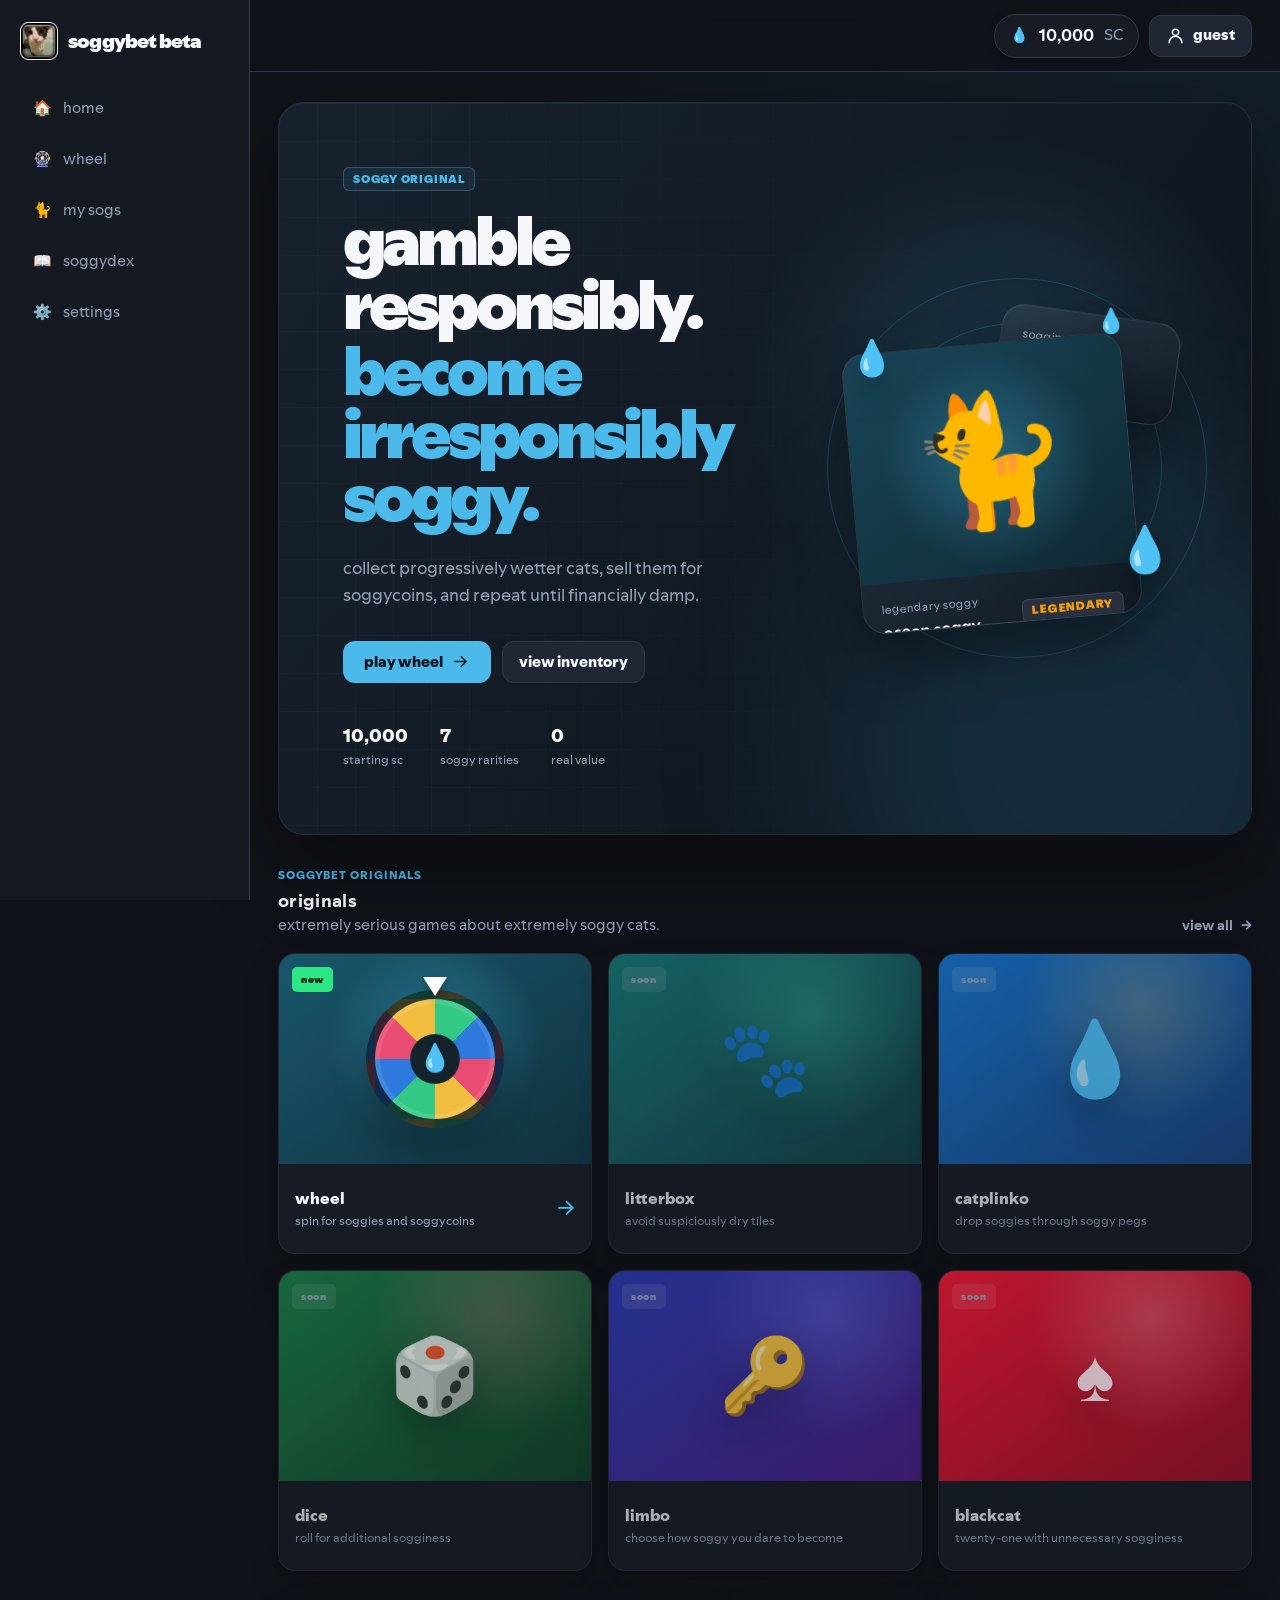
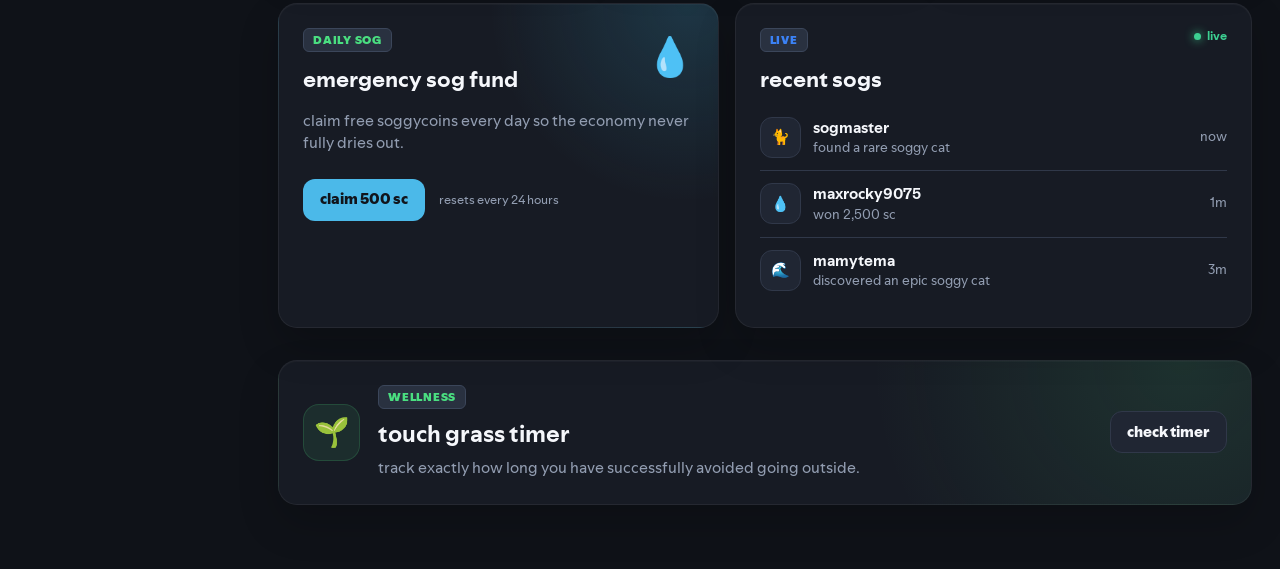
<file: index.html>
<!DOCTYPE html>
<html lang="en">
<head>
    <meta charset="UTF-8">

    <meta
        name="viewport"
        content="width=device-width, initial-scale=1.0"
    >

    <meta
        name="description"
        content="soggybet | spend fictional soggycoins and collect increasingly soggy cats."
    >

    <meta
        name="theme-color"
        content="#4bb9e9"
    >

    <title>home • soggybet</title>

    <link
        rel="icon"
        type="image/png"
        href="/assets/branding/supersog.png?v=1"
    >

    <link
        rel="apple-touch-icon"
        href="/assets/branding/supersog.png?v=1"
    >

    <link
        rel="shortcut icon"
        href="/assets/branding/supersog.png?v=1"
    >

    <link
        rel="stylesheet"
        href="/css/style.css"
    >
</head>
    
<body>
    <div class="app-shell">

        <aside class="sidebar">
<a
    class="sidebar-logo"
    href="/"
    aria-label="soggybet homepage"
>
    <span class="sidebar-logo-mark">
        <img
            src="/assets/branding/supersog.png"
            alt=""
        >
    </span>

    <span class="sidebar-logo-text">
        <span class="sidebar-logo-title">
            soggybet
        </span>

        <span class="sidebar-logo-beta">
            beta
        </span>
    </span>
</a>

<nav
    class="sidebar-nav"
    aria-label="main navigation"
>
    <a
        class="sidebar-link"
        href="/"
        data-nav-link
    >
        <span class="sidebar-icon">🏠</span>
        <span>home</span>
    </a>

    <a
        class="sidebar-link"
        href="/games/wheel.html"
        data-nav-link
    >
        <span class="sidebar-icon">🎡</span>
        <span>wheel</span>
    </a>

    <a
        class="sidebar-link"
        href="/inventory.html"
        data-nav-link
    >
        <span class="sidebar-icon">🐈</span>
        <span>my sogs</span>
    </a>

    <a
        class="sidebar-link"
        href="/soggydex.html"
        data-nav-link
    >
        <span class="sidebar-icon">📖</span>
        <span>soggydex</span>
    </a>

    <a
        class="sidebar-link"
        href="/settings.html"
        data-nav-link
    >
        <span class="sidebar-icon">⚙️</span>
        <span>settings</span>
    </a>
</nav>
        </aside>

        <main class="app-main">

            <header class="topbar">
                <div class="topbar-actions">
                    <div
                        class="balance-pill"
                        aria-label="current soggycoin balance"
                    >
                        <span class="balance-icon">💧</span>
                        <strong data-balance>0</strong>
                        <span class="text-muted">SC</span>
                    </div>

                    <button
                        class="button profile-button"
                        type="button"
                    >
                        <svg viewBox="0 0 24 24" aria-hidden="true">
                            <circle cx="12" cy="8" r="4"></circle>
                            <path d="M4 21a8 8 0 0 1 16 0"></path>
                        </svg>

                        <span>guest</span>
                    </button>
                </div>
            </header>

            <div class="page-content">

                <section class="home-hero">
                    <div class="hero-background-glow"></div>

                    <div class="hero-content">
                        <span class="badge original">
                            soggy original
                        </span>

                        <h1 class="hero-title">
                            gamble responsibly.
                            <span>become irresponsibly soggy.</span>
                        </h1>

                        <p class="hero-description">
                            collect progressively wetter cats, sell them for
                            soggycoins, and repeat until financially damp.
                        </p>

                        <div class="hero-actions">
                            <a
                                class="button primary hero-primary-button"
                                href="/games/wheel.html"
                            >
                                play wheel

                                <svg viewBox="0 0 24 24" aria-hidden="true">
                                    <path d="M5 12h14"></path>
                                    <path d="m13 6 6 6-6 6"></path>
                                </svg>
                            </a>

                            <a
                                class="button hero-secondary-button"
                                href="/inventory.html"
                            >
                                view inventory
                            </a>
                        </div>

                        <div class="hero-stats">
                            <div class="hero-stat">
                                <strong>10,000</strong>
                                <span>starting sc</span>
                            </div>

                            <div class="hero-stat">
                                <strong>7</strong>
                                <span>soggy rarities</span>
                            </div>

                            <div class="hero-stat">
                                <strong>0</strong>
                                <span>real value</span>
                            </div>
                        </div>
                    </div>

                    <div
                        class="hero-visual"
                        aria-hidden="true"
                    >
                        <div class="hero-ring hero-ring-large"></div>
                        <div class="hero-ring hero-ring-small"></div>

                        <div class="hero-card hero-card-back">
                            <span class="hero-card-label">sogginess</span>
                            <strong>99.9%</strong>
                        </div>

                        <div class="hero-card hero-card-front">
                            <div class="hero-cat-image">🐈</div>

                            <div class="hero-card-details">
                                <div>
                                    <span>legendary soggy</span>
                                    <strong>ocean soggy</strong>
                                </div>

                                <span class="badge legendary">
                                    legendary
                                </span>
                            </div>
                        </div>

                        <span class="floating-drop floating-drop-one">💧</span>
                        <span class="floating-drop floating-drop-two">💧</span>
                        <span class="floating-drop floating-drop-three">💧</span>
                    </div>
                </section>

                <section class="section originals-section">
                    <div class="section-header">
                        <div>
                            <span class="section-eyebrow">
                                soggybet originals
                            </span>

                            <h2 class="section-title">
                                originals
                            </h2>

                            <p class="text-muted">
                                extremely serious games about extremely soggy cats.
                            </p>
                        </div>

                        <a
                            class="section-link"
                            href="/games/wheel.html"
                        >
                            view all
                            <span>→</span>
                        </a>
                    </div>

                    <div class="casino-games-grid">

                        <a
                            class="casino-game-card wheel-game-card"
                            href="/games/wheel.html"
                        >
                            <div class="casino-game-art">
                                <span class="game-status">
                                    new
                                </span>

                                <div class="wheel-preview">
                                    <div class="wheel-preview-pointer"></div>

                                    <div class="wheel-preview-circle">
                                        <span>💧</span>
                                    </div>
                                </div>

                                <div class="game-shine"></div>
                            </div>

                            <div class="casino-game-footer">
                                <div>
                                    <h3>wheel</h3>
                                    <p>spin for soggies and soggycoins</p>
                                </div>

                                <span class="play-arrow">→</span>
                            </div>
                        </a>

                        <article class="casino-game-card coming-game">
                            <div class="casino-game-art litterbox-art">
                                <span class="game-status muted">soon</span>
                                <span class="game-art-symbol">🐾</span>
                                <div class="game-shine"></div>
                            </div>

                            <div class="casino-game-footer">
                                <div>
                                    <h3>litterbox</h3>
                                    <p>avoid suspiciously dry tiles</p>
                                </div>
                            </div>
                        </article>

                        <article class="casino-game-card coming-game">
                            <div class="casino-game-art plinko-art">
                                <span class="game-status muted">soon</span>
                                <span class="game-art-symbol">💧</span>
                                <div class="game-shine"></div>
                            </div>

                            <div class="casino-game-footer">
                                <div>
                                    <h3>catplinko</h3>
                                    <p>drop soggies through soggy pegs</p>
                                </div>
                            </div>
                        </article>

                        <article class="casino-game-card coming-game">
                            <div class="casino-game-art dice-art">
                                <span class="game-status muted">soon</span>
                                <span class="game-art-symbol">🎲</span>
                                <div class="game-shine"></div>
                            </div>

                            <div class="casino-game-footer">
                                <div>
                                    <h3>dice</h3>
                                    <p>roll for additional sogginess</p>
                                </div>
                            </div>
                        </article>

                        <article class="casino-game-card coming-game">
                            <div class="casino-game-art limbo-art">
                                <span class="game-status muted">soon</span>
                                <span class="game-art-symbol">🔑</span>
                                <div class="game-shine"></div>
                            </div>

                            <div class="casino-game-footer">
                                <div>
                                    <h3>limbo</h3>
                                    <p>choose how soggy you dare to become</p>
                                </div>
                            </div>
                        </article>

                        <article class="casino-game-card coming-game">
                            <div class="casino-game-art blackcat-art">
                                <span class="game-status muted">soon</span>
                                <span class="game-art-symbol">♠️</span>
                                <div class="game-shine"></div>
                            </div>

                            <div class="casino-game-footer">
                                <div>
                                    <h3>blackcat</h3>
                                    <p>twenty-one with unnecessary sogginess</p>
                                </div>
                            </div>
                        </article>

                    </div>
                </section>

                <section class="section home-info-grid">

                    <article class="info-panel reward-panel">
                        <div class="info-panel-top">
                            <div>
                                <span class="badge uncommon">
                                    daily sog
                                </span>

                                <h2>emergency sog fund</h2>
                            </div>

                            <span class="info-panel-icon">💧</span>
                        </div>

                        <p>
                            claim free soggycoins every day so the
                            economy never fully dries out.
                        </p>

                        <div class="reward-footer">
                            <button
                                class="button primary"
                                id="daily-reward-button"
                                type="button"
                            >
                                claim 500 sc
                            </button>

                            <span>resets every 24 hours</span>
                        </div>
                    </article>

                    <article class="info-panel">
                        <div class="info-panel-top">
                            <div>
                                <span class="badge rare">
                                    live
                                </span>

                                <h2>recent sogs</h2>
                            </div>

                            <span class="live-indicator">
                                <span></span>
                                live
                            </span>
                        </div>

                        <div class="splash-feed">
                            <div class="splash-item">
                                <div class="splash-avatar">🐈</div>

                                <div class="splash-content">
                                    <strong>sogmaster</strong>
                                    <span>found a rare soggy cat</span>
                                </div>

                                <time>now</time>
                            </div>

                            <div class="splash-item">
                                <div class="splash-avatar">💧</div>

                                <div class="splash-content">
                                    <strong>maxrocky9075</strong>
                                    <span>won 2,500 sc</span>
                                </div>

                                <time>1m</time>
                            </div>

                            <div class="splash-item">
                                <div class="splash-avatar">🌊</div>

                                <div class="splash-content">
                                    <strong>mamytema</strong>
                                    <span>discovered an epic soggy cat</span>
                                </div>

                                <time>3m</time>
                            </div>
                        </div>
                    </article>

                </section>

                <section class="section grass-banner">
                    <div class="grass-banner-content">
                        <div class="grass-icon">
                            🌱
                        </div>

                        <div>
                            <span class="badge uncommon">
                                wellness
                            </span>

                            <h2>touch grass timer</h2>

                            <p>
                                track exactly how long you have successfully
                                avoided going outside.
                            </p>
                        </div>
                    </div>

                    <a
                        class="button"
                        href="/settings.html"
                    >
                        check timer
                    </a>
                </section>

            </div>
        </main>
    </div>

<script
    type="module"
    src="/js/app.js"
></script>

<script
    type="module"
    src="/js/daily-reward.js"
></script>
    
</body>
</html>
</file>
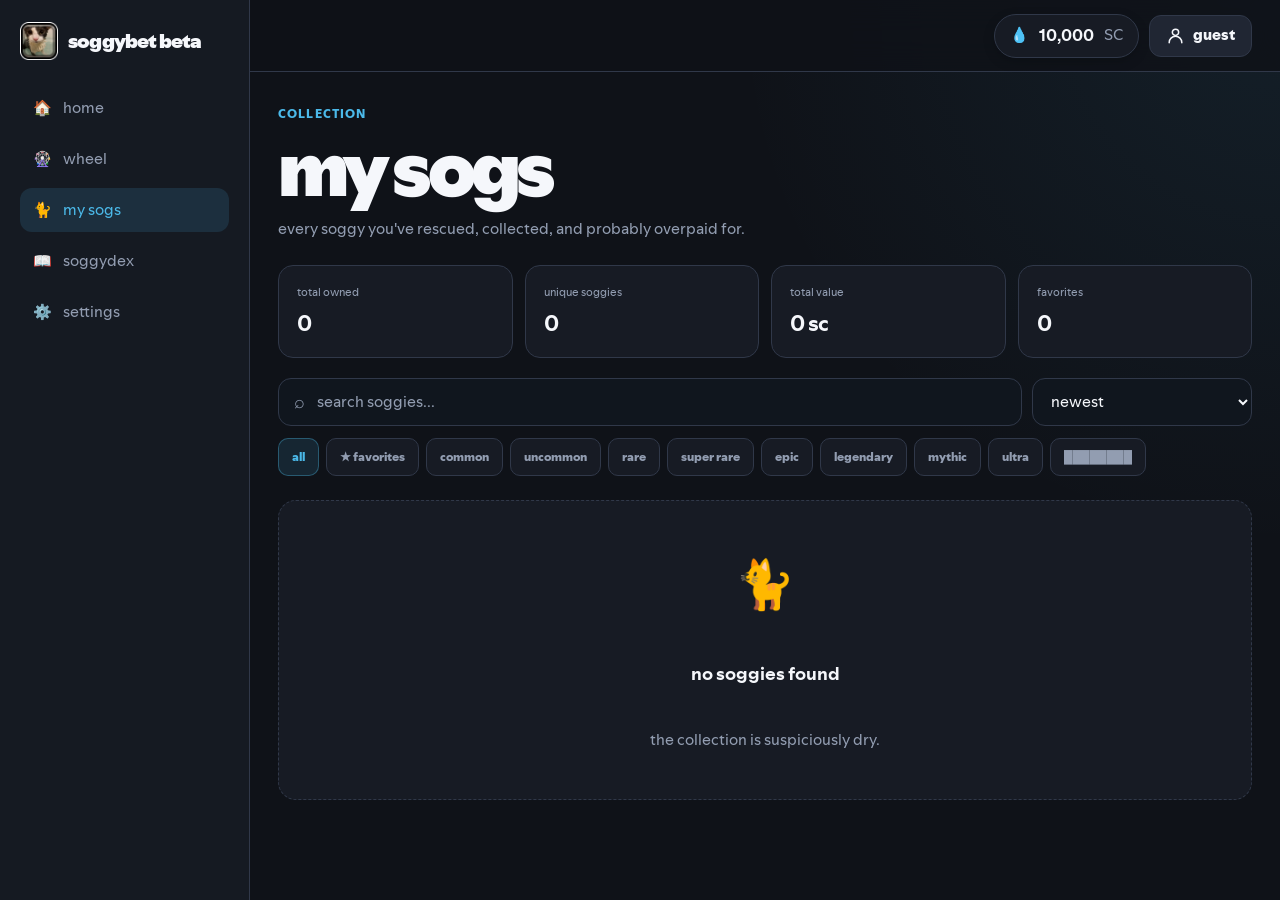
<file: inventory.html>
<!DOCTYPE html>
<html lang="en">

<head>
    <meta charset="UTF-8">

    <meta
        name="viewport"
        content="width=device-width, initial-scale=1.0"
    >

    <meta
        name="description"
        content="Manage your soggy cat collection on Soggybet."
    >

    <title>my sogs • soggybet</title>

    <link
        rel="icon"
        type="image/png"
        href="/assets/branding/supersog.png"
    >

    <link
        rel="stylesheet"
        href="/css/style.css"
    >

    <!-- Here lies the fucking billboard bug

        <link
        rel="stylesheet"
        href="/css/inventory.css"
    >
    
    -->


    <link
        rel="stylesheet"
        href="/css/inventory.css"
    >
</head>

<body>

    <div class="app-shell">

        <aside class="sidebar">
<a
    class="sidebar-logo"
    href="/"
    aria-label="soggybet homepage"
>
    <span class="sidebar-logo-mark">
        <img
            src="/assets/branding/supersog.png"
            alt=""
        >
    </span>

    <span class="sidebar-logo-text">
        <span class="sidebar-logo-title">
            soggybet
        </span>

        <span class="sidebar-logo-beta">
            beta
        </span>
    </span>
</a>

<nav
    class="sidebar-nav"
    aria-label="main navigation"
>
    <a
        class="sidebar-link"
        href="/"
        data-nav-link
    >
        <span class="sidebar-icon">🏠</span>
        <span>home</span>
    </a>

    <a
        class="sidebar-link"
        href="/games/wheel.html"
        data-nav-link
    >
        <span class="sidebar-icon">🎡</span>
        <span>wheel</span>
    </a>

    <a
        class="sidebar-link"
        href="/inventory.html"
        data-nav-link
    >
        <span class="sidebar-icon">🐈</span>
        <span>my sogs</span>
    </a>

    <a
        class="sidebar-link"
        href="/soggydex.html"
        data-nav-link
    >
        <span class="sidebar-icon">📖</span>
        <span>soggydex</span>
    </a>

    <a
        class="sidebar-link"
        href="/settings.html"
        data-nav-link
    >
        <span class="sidebar-icon">⚙️</span>
        <span>settings</span>
    </a>
</nav>
        </aside>


        <main class="app-main">

<header class="topbar">

    <div class="topbar-actions">

        <div
            class="balance-pill"
            aria-label="current soggycoin balance"
        >
            <span class="balance-icon">💧</span>

            <strong data-balance>
                0
            </strong>

            <span class="text-muted">
                SC
            </span>
        </div>

        <button
            class="button profile-button"
            type="button"
        >
            <svg
                viewBox="0 0 24 24"
                aria-hidden="true"
            >
                <circle
                    cx="12"
                    cy="8"
                    r="4"
                ></circle>

                <path
                    d="M4 21a8 8 0 0 1 16 0"
                ></path>
            </svg>

            <span>
                guest
            </span>
        </button>

    </div>

</header>


            <div class="page-content">

                <section class="inventory-header">

                    <div>

                        <span class="inventory-kicker">
                            collection
                        </span>

                        <h1>
                            my sogs
                        </h1>

                        <p>
                            every soggy you've rescued, collected, and probably overpaid for.
                        </p>

                    </div>

                </section>


                <section class="inventory-stats">

                    <article class="inventory-stat">

                        <span>
                            total owned
                        </span>

                        <strong id="inventory-total-owned">
                            0
                        </strong>

                    </article>


                    <article class="inventory-stat">

                        <span>
                            unique soggies
                        </span>

                        <strong id="inventory-unique">
                            0
                        </strong>

                    </article>


                    <article class="inventory-stat">

                        <span>
                            total value
                        </span>

                        <strong id="inventory-total-value">
                            0 sc
                        </strong>

                    </article>


                    <article class="inventory-stat">

                        <span>
                            favorites
                        </span>

                        <strong id="inventory-favorites">
                            0
                        </strong>

                    </article>

                </section>


                <section class="inventory-toolbar">

                    <div class="inventory-search">

                        <span>
                            ⌕
                        </span>

                        <input
                            id="inventory-search"
                            type="search"
                            placeholder="search soggies..."
                            autocomplete="off"
                        >

                    </div>


                    <select
                        id="inventory-sort"
                        class="inventory-select"
                    >
                        <option value="newest">
                            newest
                        </option>

                        <option value="oldest">
                            oldest
                        </option>

                        <option value="value-high">
                            value: high to low
                        </option>

                        <option value="value-low">
                            value: low to high
                        </option>

                        <option value="name">
                            alphabetical
                        </option>

                        <option value="copies">
                            most copies
                        </option>
                    </select>

                </section>


                <section class="inventory-filters">

                    <button
                        class="inventory-filter is-active"
                        data-rarity-filter="all"
                        type="button"
                    >
                        all
                    </button>

                    <button
                        class="inventory-filter"
                        data-rarity-filter="favorites"
                        type="button"
                    >
                        ★ favorites
                    </button>

                    <button
                        class="inventory-filter"
                        data-rarity-filter="common"
                        type="button"
                    >
                        common
                    </button>

                    <button
                        class="inventory-filter"
                        data-rarity-filter="uncommon"
                        type="button"
                    >
                        uncommon
                    </button>

                    <button
                        class="inventory-filter"
                        data-rarity-filter="rare"
                        type="button"
                    >
                        rare
                    </button>

                    <button
                        class="inventory-filter"
                        data-rarity-filter="super-rare"
                        type="button"
                    >
                        super rare
                    </button>

                    <button
                        class="inventory-filter"
                        data-rarity-filter="epic"
                        type="button"
                    >
                        epic
                    </button>

                    <button
                        class="inventory-filter"
                        data-rarity-filter="legendary"
                        type="button"
                    >
                        legendary
                    </button>

                    <button
                        class="inventory-filter"
                        data-rarity-filter="mythic"
                        type="button"
                    >
                        mythic
                    </button>

                    <button
                        class="inventory-filter"
                        data-rarity-filter="ultra-legendary"
                        type="button"
                    >
                        ultra
                    </button>

                    <button
                        class="inventory-filter"
                        data-rarity-filter="anomaly"
                        type="button"
                    >
                        ████████
                    </button>

                </section>


                <div
                    class="inventory-empty"
                    id="inventory-empty"
                    hidden
                >
                    <span>
                        🐈
                    </span>

                    <strong>
                        no soggies found
                    </strong>

                    <p>
                        the collection is suspiciously dry.
                    </p>
                </div>


                <section
                    class="inventory-grid"
                    id="inventory-grid"
                >
                </section>

            </div>

        </main>

    </div>


    <dialog
        class="inventory-inspect"
        id="inventory-inspect"
    >

        <button
            class="inventory-inspect-close"
            id="inventory-inspect-close"
            type="button"
        >
            ×
        </button>

        <div class="inventory-inspect-image-shell">

            <img
                id="inventory-inspect-image"
                alt=""
            >

        </div>

        <span
            class="inventory-inspect-rarity"
            id="inventory-inspect-rarity"
        >
        </span>

        <h2 id="inventory-inspect-name">
        </h2>

        <p id="inventory-inspect-description">
        </p>

        <div class="inventory-inspect-stats">

            <div>
                <span>
                    copies
                </span>

                <strong id="inventory-inspect-copies">
                    0
                </strong>
            </div>

            <div>
                <span>
                    each
                </span>

                <strong id="inventory-inspect-value">
                    0 sc
                </strong>
            </div>

            <div>
                <span>
                    collection value
                </span>

                <strong id="inventory-inspect-total">
                    0 sc
                </strong>
            </div>

            <div>
                <span>
                    first obtained
                </span>

                <strong id="inventory-inspect-date">
                    —
                </strong>
            </div>

        </div>

    </dialog>


    <script
        type="module"
        src="/js/app.js"
    ></script>

    <script
        type="module"
        src="/js/inventory.js"
    ></script>

</body>

</html>
</file>
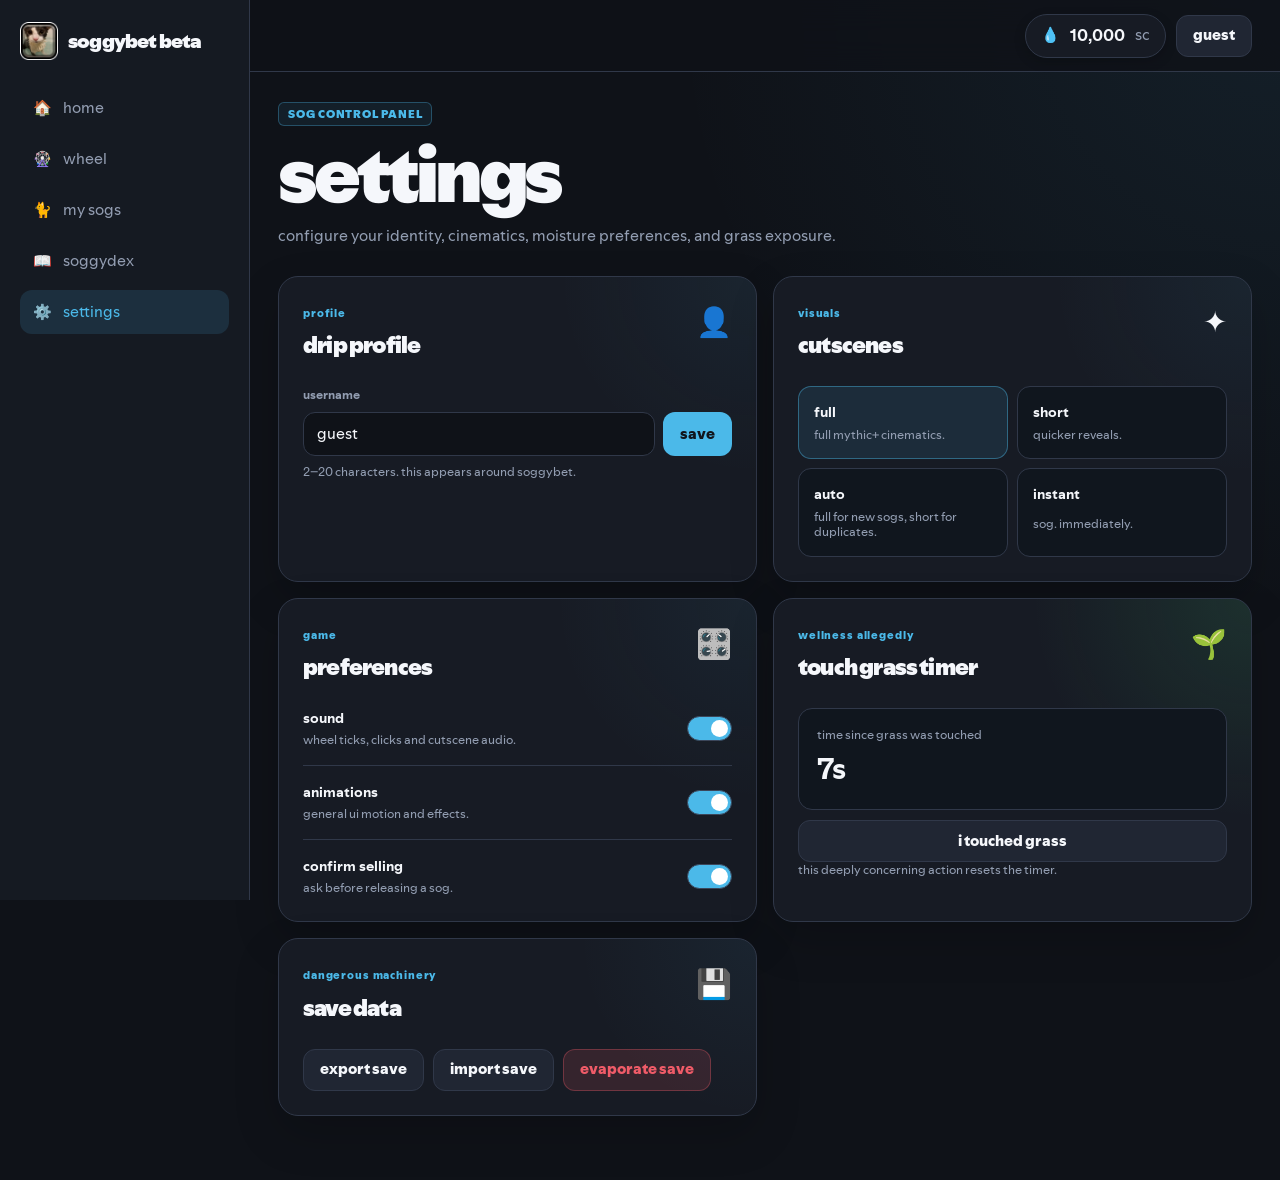
<file: settings.html>
<!-- Nothing here but us soggies -->
<!-- Settings started right before mamytema sponsor offer -->

<!DOCTYPE html>
<html lang="en">

<head>
    <meta charset="UTF-8">

    <meta
        name="viewport"
        content="width=device-width, initial-scale=1.0"
    >

    <link rel="icon" type="image/png" href="/assets/branding/supersog.png">
    <link rel="apple-touch-icon" href="/assets/branding/supersog.png">
    
    <title>settings • soggybet</title>

    <link
        rel="stylesheet"
        href="/css/style.css"
    >

    <link
        rel="stylesheet"
        href="/css/pages/settings.css"
    >
</head>

<body>

<div class="app-shell">

    <aside class="sidebar">

<a
    class="sidebar-logo"
    href="/"
    aria-label="soggybet homepage"
>
    <span class="sidebar-logo-mark">
        <img
            src="/assets/branding/supersog.png"
            alt=""
        >
    </span>

    <span class="sidebar-logo-text">
        <span class="sidebar-logo-title">
            soggybet
        </span>

        <span class="sidebar-logo-beta">
            beta
        </span>
    </span>
</a>


<nav
    class="sidebar-nav"
    aria-label="main navigation"
>
    <a
        class="sidebar-link"
        href="/"
        data-nav-link
    >
        <span class="sidebar-icon">🏠</span>
        <span>home</span>
    </a>

    <a
        class="sidebar-link"
        href="/games/wheel.html"
        data-nav-link
    >
        <span class="sidebar-icon">🎡</span>
        <span>wheel</span>
    </a>

    <a
        class="sidebar-link"
        href="/inventory.html"
        data-nav-link
    >
        <span class="sidebar-icon">🐈</span>
        <span>my sogs</span>
    </a>

    <a
        class="sidebar-link"
        href="/soggydex.html"
        data-nav-link
    >
        <span class="sidebar-icon">📖</span>
        <span>soggydex</span>
    </a>

    <a
        class="sidebar-link"
        href="/settings.html"
        data-nav-link
    >
        <span class="sidebar-icon">⚙️</span>
        <span>settings</span>
    </a>
</nav>
    </aside>


    <main class="app-main">

        <header class="topbar">

            <div class="topbar-actions">

                <div class="balance-pill">
                    💧

                    <strong data-balance>
                        0
                    </strong>

                    <span class="text-muted">
                        sc
                    </span>
                </div>

                <div class="button">
                    <span data-username>
                        guest
                    </span>
                </div>

            </div>

        </header>


        <div class="page-content settings-page">

            <header class="settings-header">

                <span class="badge original">
                    sog control panel
                </span>

                <h1>settings</h1>

                <p>
                    configure your identity, cinematics,
                    moisture preferences, and grass exposure.
                </p>

            </header>


            <div class="settings-grid">

                <!-- profile -->

                <section class="settings-card">

                    <div class="settings-card-heading">

                        <div>
                            <span class="settings-eyebrow">
                                profile
                            </span>

                            <h2>drip profile</h2>
                        </div>

                        <span class="settings-icon">
                            👤
                        </span>

                    </div>


                    <div class="setting-field">

                        <label for="username-input">
                            username
                        </label>

                        <div class="username-row">

                            <input
                                class="input"
                                id="username-input"
                                maxlength="20"
                                autocomplete="off"
                                placeholder="guest"
                            >

                            <button
                                class="button primary"
                                id="save-username"
                                type="button"
                            >
                                save
                            </button>

                        </div>

                        <span class="setting-help">
                            2–20 characters. this appears around soggybet.
                        </span>

                    </div>

                </section>


                <!-- cutscene -->

                <section class="settings-card">

                    <div class="settings-card-heading">

                        <div>
                            <span class="settings-eyebrow">
                                visuals
                            </span>

                            <h2>cutscenes</h2>
                        </div>

                        <span class="settings-icon">
                            ✦
                        </span>

                    </div>


                    <div
                        class="setting-options"
                        id="cutscene-options"
                    >

                        <button
                            class="setting-option"
                            data-cutscene="full"
                            type="button"
                        >
                            <strong>full</strong>

                            <span>
                                full mythic+ cinematics.
                            </span>
                        </button>


                        <button
                            class="setting-option"
                            data-cutscene="short"
                            type="button"
                        >
                            <strong>short</strong>

                            <span>
                                quicker reveals.
                            </span>
                        </button>


                        <button
                            class="setting-option"
                            data-cutscene="auto"
                            type="button"
                        >
                            <strong>auto</strong>

                            <span>
                                full for new sogs, short for duplicates.
                            </span>
                        </button>


                        <button
                            class="setting-option"
                            data-cutscene="instant"
                            type="button"
                        >
                            <strong>instant</strong>

                            <span>
                                sog. immediately.
                            </span>
                        </button>

                    </div>

                </section>


                <!-- general -->

                <section class="settings-card">

                    <div class="settings-card-heading">

                        <div>
                            <span class="settings-eyebrow">
                                game
                            </span>

                            <h2>preferences</h2>
                        </div>

                        <span class="settings-icon">
                            🎛️
                        </span>

                    </div>


                    <div class="toggle-list">

                        <label class="toggle-row">

                            <div>
                                <strong>sound</strong>

                                <span>
                                    wheel ticks, clicks and cutscene audio.
                                </span>
                            </div>

                            <input
                                id="sound-toggle"
                                type="checkbox"
                            >

                            <span class="toggle"></span>

                        </label>


                        <label class="toggle-row">

                            <div>
                                <strong>animations</strong>

                                <span>
                                    general ui motion and effects.
                                </span>
                            </div>

                            <input
                                id="animations-toggle"
                                type="checkbox"
                            >

                            <span class="toggle"></span>

                        </label>


                        <label class="toggle-row">

                            <div>
                                <strong>confirm selling</strong>

                                <span>
                                    ask before releasing a sog.
                                </span>
                            </div>

                            <input
                                id="confirm-selling-toggle"
                                type="checkbox"
                            >

                            <span class="toggle"></span>

                        </label>

                    </div>

                </section>


                <!-- grass -->

                <section class="settings-card grass-card">

                    <div class="settings-card-heading">

                        <div>
                            <span class="settings-eyebrow">
                                wellness allegedly
                            </span>

                            <h2>touch grass timer</h2>
                        </div>

                        <span class="settings-icon">
                            🌱
                        </span>

                    </div>


                    <div class="grass-timer">

                        <span>
                            time since grass was touched
                        </span>

                        <strong id="grass-time">
                            0s
                        </strong>

                    </div>


                    <button
                        class="button grass-button"
                        id="touch-grass-button"
                        type="button"
                    >
                        i touched grass
                    </button>


                    <p class="setting-help">
                        this deeply concerning action resets the timer.
                    </p>

                </section>


                <!-- save -->

                <section class="settings-card">

                    <div class="settings-card-heading">

                        <div>
                            <span class="settings-eyebrow">
                                dangerous machinery
                            </span>

                            <h2>save data</h2>
                        </div>

                        <span class="settings-icon">
                            💾
                        </span>

                    </div>


                    <div class="save-actions">

                        <button
                            class="button"
                            id="export-save"
                            type="button"
                        >
                            export save
                        </button>


                        <label class="button import-save-button">

                            import save

                            <input
                                id="import-save"
                                type="file"
                                accept=".json,application/json"
                                hidden
                            >

                        </label>


                        <button
                            class="button danger"
                            id="reset-save"
                            type="button"
                        >
                            evaporate save
                        </button>

                    </div>

                </section>

            </div>

        </div>

    </main>

</div>


<script
    type="module"
    src="/js/app.js"
></script>

<script
    type="module"
    src="/js/settings.js"
></script>

</body>
</html>
</file>
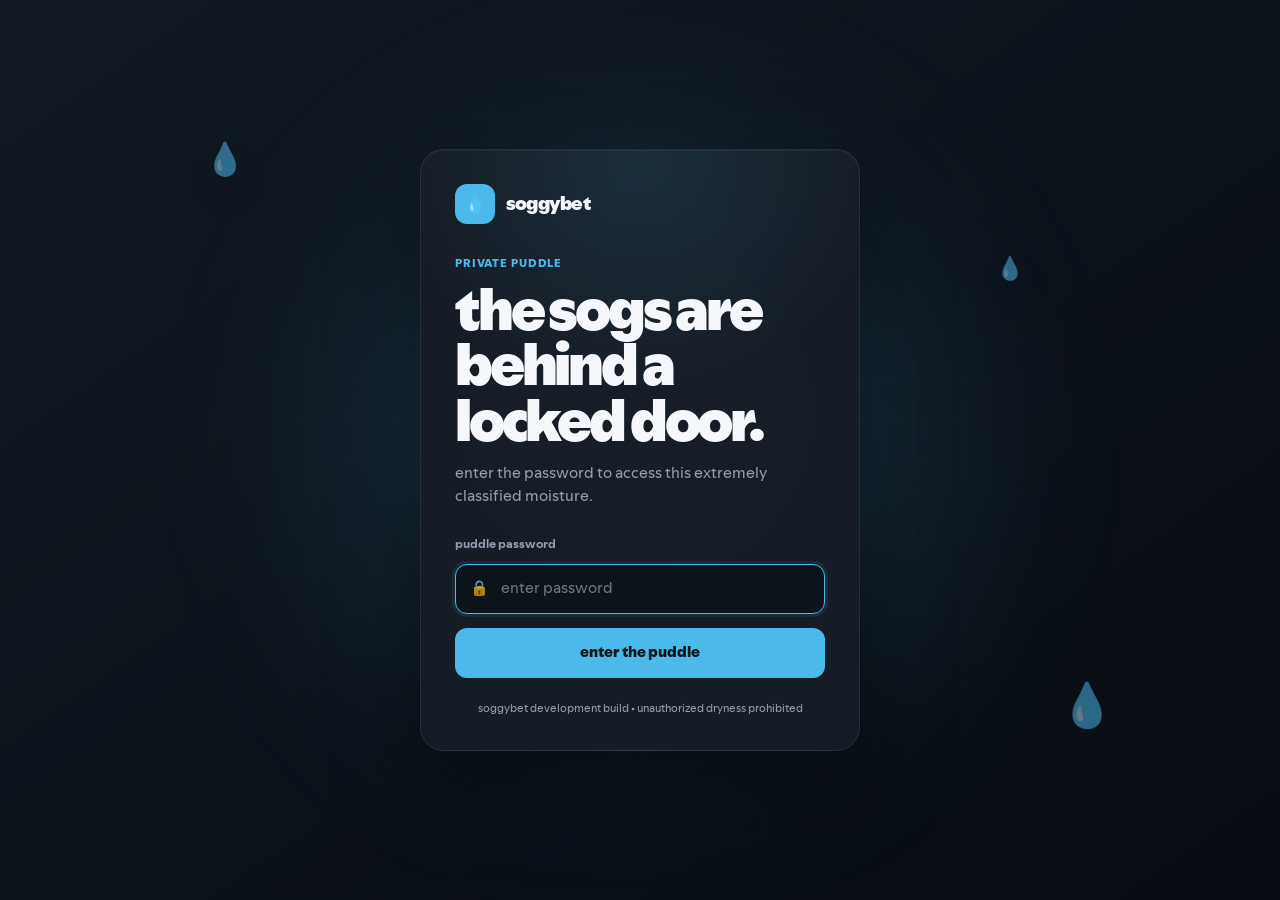
<file: unlock.html>
<!DOCTYPE html>
<html lang="en">

<head>
    <meta charset="UTF-8">

    <meta
        name="viewport"
        content="width=device-width, initial-scale=1"
    >

    <meta
        name="robots"
        content="noindex,nofollow"
    >

    <title>private puddle • soggybet</title>

        <link rel="icon" type="image/png" href="/assets/branding/supersog.png">
    <link rel="apple-touch-icon" href="/assets/branding/supersog.png">

    <link rel="stylesheet" href="/css/variables.css">
    <link rel="stylesheet" href="/css/reset.css">
    <link rel="stylesheet" href="/css/style.css">
    <link rel="stylesheet" href="/css/layout.css">
    <link rel="stylesheet" href="/css/components.css">
    <link rel="stylesheet" href="/css/badges.css">

    <style>
        body {
            min-height: 100vh;
            overflow: hidden;
        }

        .unlock-page {
            position: relative;

            display: grid;
            min-height: 100vh;
            place-items: center;

            overflow: hidden;
            padding: 24px;

            background:
                radial-gradient(
                    circle at 50% 45%,
                    rgb(75 185 233 / 16%),
                    transparent 35%
                ),
                linear-gradient(
                    145deg,
                    #111923,
                    #090d13
                );
        }

        .unlock-grid {
            position: absolute;
            inset: 0;

            background-image:
                linear-gradient(
                    rgb(255 255 255 / 2%) 1px,
                    transparent 1px
                ),
                linear-gradient(
                    90deg,
                    rgb(255 255 255 / 2%) 1px,
                    transparent 1px
                );

            background-size: 38px 38px;

            mask-image:
                radial-gradient(
                    circle at center,
                    black,
                    transparent 75%
                );

            pointer-events: none;
        }

        .unlock-glow {
            position: absolute;

            width: min(620px, 80vw);
            aspect-ratio: 1;

            background:
                rgb(75 185 233 / 12%);

            border-radius: 50%;
            filter: blur(90px);

            pointer-events: none;
        }

        .unlock-card {
            position: relative;
            z-index: 2;

            width: min(440px, 100%);
            padding: 34px;

            background:
                radial-gradient(
                    circle at 50% 0%,
                    rgb(75 185 233 / 11%),
                    transparent 38%
                ),
                rgb(22 29 38 / 96%);

            border:
                1px solid
                rgb(255 255 255 / 8%);

            border-radius: 24px;

            box-shadow:
                0 35px 90px
                rgb(0 0 0 / 48%),
                inset 0 1px
                rgb(255 255 255 / 4%);

            backdrop-filter: blur(20px);
        }

        .unlock-brand {
            display: flex;
            align-items: center;

            gap: 11px;

            margin-bottom: 27px;

            font-size: 1.2rem;
            font-weight: 850;
            letter-spacing: -0.04em;
        }

        .unlock-logo {
            display: grid;

            width: 40px;
            height: 40px;

            place-items: center;

            background:
                var(--color-primary);

            border-radius: 12px;

            color:
                var(--color-text-dark);

            font-size: 1.2rem;
        }

        .unlock-eyebrow {
            color:
                var(--color-primary);

            font-size: 0.68rem;
            font-weight: 800;

            letter-spacing: 0.08em;
        }

        .unlock-card h1 {
            margin-top: 9px;

            font-size:
                clamp(
                    2.35rem,
                    8vw,
                    3.6rem
                );

            font-weight: 900;

            letter-spacing: -0.055em;
            line-height: 0.96;
        }

        .unlock-card > p {
            margin-top: 13px;

            color:
                var(--color-text-muted);

            line-height: 1.55;
        }

        .unlock-form {
            display: grid;

            gap: 11px;

            margin-top: 27px;
        }

        .unlock-label {
            color:
                var(--color-text-muted);

            font-size: 0.75rem;
            font-weight: 700;
        }

        .unlock-input-wrap {
            display: grid;

            grid-template-columns:
                auto
                minmax(0, 1fr);

            align-items: center;

            gap: 10px;

            min-height: 50px;
            padding: 0 14px;

            background: #0d131a;

            border:
                1px solid
                var(--color-border);

            border-radius: 12px;

            transition:
                border-color
                var(--transition-fast),
                box-shadow
                var(--transition-fast);
        }

        .unlock-input-wrap:focus-within {
            border-color:
                var(--color-primary);

            box-shadow:
                0 0 0 3px
                rgb(75 185 233 / 10%);
        }

        .unlock-input-wrap span {
            opacity: 0.75;
        }

        .unlock-input {
            width: 100%;

            background: transparent;
            color: var(--color-text);

            border: 0;
            outline: 0;

            font: inherit;
        }

        .unlock-button {
            width: 100%;
            min-height: 50px;

            margin-top: 3px;
        }

        .unlock-error {
            display: none;

            padding: 11px 13px;

            background:
                rgb(239 91 104 / 10%);

            color:
                var(--color-danger);

            border:
                1px solid
                rgb(239 91 104 / 25%);

            border-radius: 11px;

            font-size: 0.78rem;
        }

        .unlock-error.is-visible {
            display: block;
        }

        .unlock-footer {
            margin-top: 22px;

            color:
                var(--color-text-muted);

            font-size: 0.7rem;
            text-align: center;
        }

        .floating-drop {
            position: absolute;

            opacity: 0.5;

            animation:
                float-drop
                5s ease-in-out
                infinite;

            pointer-events: none;
        }

        .floating-drop.one {
            top: 15%;
            left: 16%;

            font-size: 2rem;
        }

        .floating-drop.two {
            right: 13%;
            bottom: 18%;

            font-size: 2.7rem;

            animation-delay: -2s;
        }

        .floating-drop.three {
            top: 28%;
            right: 20%;

            font-size: 1.4rem;

            animation-delay: -3.2s;
        }

        @keyframes float-drop {
            50% {
                transform:
                    translateY(-12px)
                    rotate(5deg);
            }
        }

        @media (max-width: 520px) {
            .unlock-card {
                padding: 25px;
            }

            .floating-drop {
                display: none;
            }
        }
    </style>
</head>

<body>

    <main class="unlock-page">

        <div class="unlock-grid"></div>
        <div class="unlock-glow"></div>

        <span class="floating-drop one">
            💧
        </span>

        <span class="floating-drop two">
            💧
        </span>

        <span class="floating-drop three">
            💧
        </span>


        <section class="unlock-card">

            <div class="unlock-brand">
                <span class="unlock-logo">
                    💧
                </span>

                <span>soggybet</span>
            </div>


            <span class="unlock-eyebrow">
                PRIVATE PUDDLE
            </span>

            <h1>
                the sogs are behind a locked door.
            </h1>

            <p>
                enter the password to access this
                extremely classified moisture.
            </p>


            <div
                class="unlock-error"
                id="unlock-error"
            >
                incorrect password. the sogs remain inaccessible.
            </div>


            <form
                class="unlock-form"
                method="POST"
                action="/api/unlock"
            >

                <input
                    type="hidden"
                    name="next"
                    id="next-input"
                    value="/"
                >


                <label
                    class="unlock-label"
                    for="password"
                >
                    puddle password
                </label>


                <div class="unlock-input-wrap">

                    <span>
                        🔒
                    </span>

                    <input
                        class="unlock-input"
                        id="password"
                        name="password"
                        type="password"
                        autocomplete="current-password"
                        placeholder="enter password"
                        required
                        autofocus
                    >

                </div>


                <button
                    class="button primary unlock-button"
                    type="submit"
                >
                    enter the puddle
                </button>

            </form>


            <div class="unlock-footer">
                soggybet development build • unauthorized dryness prohibited
            </div>

        </section>

    </main>


    <script>
        const params =
            new URLSearchParams(
                window.location.search
            );

        const next =
            params.get("next");

        if (
            next &&
            next.startsWith("/") &&
            !next.startsWith("//")
        ) {
            document.querySelector(
                "#next-input"
            ).value = next;
        }

        if (
            params.get("error") === "1"
        ) {
            document.querySelector(
                "#unlock-error"
            ).classList.add(
                "is-visible"
            );
        }
    </script>

</body>
</html>
</file>
<file: css/style.css>
/* imports all shared CSS and defines global text, background, utility, and section styles. */

@import url("./fonts.css");
@import url("./variables.css");
@import url("./reset.css");
@import url("./layout.css");
@import url("./components.css");
@import url("./badges.css");

@import url("./pages/home.css");

body {
    background:
        radial-gradient(
            circle at top right,
            rgb(75 185 233 / 8%),
            transparent 35%
        ),
        var(--color-background);

    color: var(--color-text);
    font-family: var(--font-ui);
    font-size: 15px;
    line-height: 1.5;
}

::selection {
    color: white;
    background: var(--color-primary-dark);
}

.hidden {
    display: none !important;
}

.text-muted {
    color: var(--color-text-muted);
}

.text-primary {
    color: var(--color-primary);
}

.text-success {
    color: var(--color-success);
}

.text-danger {
    color: var(--color-danger);
}

.page-title {
    font-size: clamp(1.7rem, 4vw, 2.4rem);
    line-height: 1.1;
}

.page-description {
    max-width: 680px;
    margin-top: 8px;
    color: var(--color-text-muted);
}

.section {
    margin-top: 32px;
}

.section-header {
    display: flex;
    align-items: end;
    justify-content: space-between;
    gap: 16px;
    margin-bottom: 16px;
}

.section-title {
    font-size: 1.1rem;
    letter-spacing: 0.02em;
}

.soggycoin {
    display: inline-flex;
    align-items: center;
    gap: 7px;
    font-weight: 750;
}

.soggycoin::before {
    content: "💧";
}
</file>
<file: css/inventory.css>
/* =========================================================
   inventory header
   ========================================================= */

.inventory-header {
    display: flex;

    align-items: flex-end;
    justify-content: space-between;

    gap: 24px;

    margin-bottom: 24px;
}

.inventory-kicker {
    color:
        var(--color-primary);

    font-size: 0.72rem;
    font-weight: 800;

    letter-spacing: 0.1em;
    text-transform: uppercase;
}

.inventory-header h1 {
    margin-top: 8px;

    font-size:
        clamp(
            2.8rem,
            6vw,
            5rem
        );

    font-weight: 900;

    letter-spacing: -0.06em;
    line-height: 0.95;
}

.inventory-header p {
    max-width: 650px;

    margin-top: 12px;

    color:
        var(--color-text-muted);

    line-height: 1.55;
}


/* =========================================================
   stats
   ========================================================= */

.inventory-stats {
    display: grid;

    grid-template-columns:
        repeat(
            4,
            minmax(0, 1fr)
        );

    gap: 12px;

    margin-bottom: 20px;
}

.inventory-stat {
    display: grid;

    gap: 6px;

    padding: 18px;

    background:
        var(--color-surface);

    border:
        1px solid
        var(--color-border);

    border-radius: 15px;
}

.inventory-stat span {
    color:
        var(--color-text-muted);

    font-size: 0.7rem;
}

.inventory-stat strong {
    font-size: 1.35rem;

    letter-spacing: -0.03em;
}


/* =========================================================
   toolbar
   ========================================================= */

.inventory-toolbar {
    display: grid;

    grid-template-columns:
        minmax(0, 1fr)
        220px;

    gap: 10px;
}

.inventory-search {
    display: flex;

    min-height: 48px;

    align-items: center;

    gap: 10px;

    padding:
        0
        15px;

    background: #10161e;

    border:
        1px solid
        var(--color-border);

    border-radius: 13px;
}

.inventory-search > span {
    color:
        var(--color-text-muted);

    font-size: 1.15rem;
}

.inventory-search input {
    width: 100%;

    background: none;

    color:
        var(--color-text);

    border: 0;
    outline: 0;

    font: inherit;
}

.inventory-search input::placeholder {
    color:
        var(--color-text-muted);
}

.inventory-select {
    min-height: 48px;

    padding:
        0
        14px;

    background: #10161e;

    color:
        var(--color-text);

    border:
        1px solid
        var(--color-border);

    border-radius: 13px;

    font: inherit;

    cursor: pointer;
}


/* =========================================================
   filters
   ========================================================= */

.inventory-filters {
    display: flex;

    gap: 7px;

    overflow-x: auto;

    margin-top: 12px;
    padding-bottom: 4px;

    scrollbar-width: thin;
}

.inventory-filter {
    flex: 0 0 auto;

    min-height: 38px;

    padding:
        0
        13px;

    background:
        var(--color-surface);

    color:
        var(--color-text-muted);

    border:
        1px solid
        var(--color-border);

    border-radius: 10px;

    cursor: pointer;

    font: inherit;
    font-size: 0.75rem;
    font-weight: 750;

    transition:
        background
        var(--transition-fast),

        color
        var(--transition-fast),

        border-color
        var(--transition-fast);
}

.inventory-filter:hover {
    color:
        var(--color-text);

    border-color:
        var(--color-border-light);
}

.inventory-filter.is-active {
    background:
        rgb(75 185 233 / 12%);

    color:
        var(--color-primary);

    border-color:
        rgb(75 185 233 / 35%);
}


/* =========================================================
   inventory grid
   ========================================================= */

.inventory-grid {
    display: grid;

    grid-template-columns:
        repeat(
            auto-fill,
            minmax(220px, 1fr)
        );

    gap: 14px;

    margin-top: 20px;
}


/* =========================================================
   card
   ========================================================= */

.inventory-card {
    position: relative;

    display: flex;

    min-width: 0;

    flex-direction: column;

    overflow: hidden;

    background:
        linear-gradient(
            180deg,
            rgb(255 255 255 / 2%),
            transparent 30%
        ),
        var(--color-surface);

    border:
        1px solid
        var(--color-border);

    border-radius: 17px;

    transition:
        transform
        160ms ease,

        border-color
        160ms ease,

        box-shadow
        160ms ease;
}

.inventory-card:hover {
    border-color:
        var(--color-border-light);

    box-shadow:
        0 18px 40px
        rgb(0 0 0 / 22%);

    transform:
        translateY(-3px);
}


/* =========================================================
   card image
   ========================================================= */

.inventory-card-image-shell {
    position: relative;

    display: flex;

    width: 100%;

    height: 190px;

    align-items: center;
    justify-content: center;

    overflow: hidden;

    background:
        radial-gradient(
            circle,
            rgb(75 185 233 / 12%),
            transparent 68%
        ),
        #10161e;
}

.inventory-card-image {
    display: block;

    max-width: 100%;
    max-height: 100%;

    object-fit: contain;

    user-select: none;
}

.inventory-card-count {
    position: absolute;

    right: 10px;
    bottom: 10px;

    padding:
        5px
        8px;

    background:
        rgb(0 0 0 / 70%);

    color: white;

    border:
        1px solid
        rgb(255 255 255 / 12%);

    border-radius: 8px;

    font-size: 0.7rem;
    font-weight: 800;

    backdrop-filter: blur(8px);
}


/* =========================================================
   favorite
   ========================================================= */

.inventory-favorite {
    position: absolute;

    top: 10px;
    right: 10px;

    z-index: 4;

    display: grid;

    width: 34px;
    height: 34px;

    place-items: center;

    background:
        rgb(5 8 12 / 70%);

    color:
        var(--color-text-muted);

    border:
        1px solid
        rgb(255 255 255 / 12%);

    border-radius: 10px;

    cursor: pointer;

    backdrop-filter: blur(8px);

    transition:
        color 150ms ease,
        transform 150ms ease;
}

.inventory-favorite:hover {
    transform:
        scale(1.06);
}

.inventory-favorite.is-active {
    color: #facc15;
}


/* =========================================================
   card body
   ========================================================= */

.inventory-card-body {
    display: grid;

    gap: 10px;

    padding: 15px;
}

.inventory-card-topline {
    display: flex;

    align-items: center;
    justify-content: space-between;

    gap: 10px;
}

.inventory-card-number {
    color:
        var(--color-text-muted);

    font-size: 0.68rem;
}

.inventory-rarity {
    padding:
        4px
        7px;

    background:
        rgb(255 255 255 / 4%);

    border:
        1px solid
        var(--color-border);

    border-radius: 7px;

    font-size: 0.64rem;
    font-weight: 800;

    text-transform: uppercase;
}

.inventory-card h3 {
    overflow: hidden;

    font-size: 1rem;
    font-weight: 850;

    letter-spacing: -0.03em;

    text-overflow: ellipsis;

    white-space: nowrap;
}

.inventory-card-meta {
    display: flex;

    align-items: center;
    justify-content: space-between;

    gap: 8px;

    color:
        var(--color-text-muted);

    font-size: 0.7rem;
}

.inventory-card-meta strong {
    color:
        var(--color-text);
}


/* =========================================================
   actions
   ========================================================= */

.inventory-card-actions {
    display: grid;

    grid-template-columns:
        1fr
        1fr;

    gap: 7px;
}

.inventory-card-button {
    min-height: 36px;

    padding:
        0
        10px;

    background:
        #1d2531;

    color:
        var(--color-text);

    border:
        1px solid
        var(--color-border);

    border-radius: 9px;

    cursor: pointer;

    font: inherit;
    font-size: 0.7rem;
    font-weight: 750;
}

.inventory-card-button:hover {
    border-color:
        var(--color-border-light);
}

.inventory-card-button.sell {
    color:
        var(--color-success);
}


/* =========================================================
   empty state
   ========================================================= */

.inventory-empty {
    display: grid;

    place-items: center;

    gap: 7px;

    min-height: 300px;

    margin-top: 20px;

    padding: 30px;

    background:
        var(--color-surface);

    color:
        var(--color-text-muted);

    border:
        1px dashed
        var(--color-border);

    border-radius: 18px;

    text-align: center;
}

.inventory-empty > span {
    font-size: 3rem;
}

.inventory-empty strong {
    color:
        var(--color-text);

    font-size: 1.1rem;
}


/* =========================================================
   rarity colors
   ========================================================= */

.inventory-rarity.common {
    color: #b6bdc8;
}

.inventory-rarity.uncommon {
    color: #22d36b;
}

.inventory-rarity.rare {
    color: #3b82f6;
}

.inventory-rarity.super-rare {
    color: #5682ff;
}

.inventory-rarity.epic {
    color: #c026ff;
}

.inventory-rarity.legendary {
    color: #facc15;
}

.inventory-rarity.mythic {
    color: #ef4444;
}

.inventory-rarity.ultra-legendary {
    color: #67e8f9;
}

.inventory-rarity.anomaly {
    color: white;

    background: #000;
}


/* =========================================================
   inspect dialog
   ========================================================= */

.inventory-inspect {
    width:
        min(
            500px,
            calc(100vw - 24px)
        );

    max-height:
        calc(100dvh - 24px);

    overflow-y: auto;

    padding: 24px;

    background:
        #161d26;

    color:
        var(--color-text);

    border:
        1px solid
        var(--color-border);

    border-radius: 20px;

    box-shadow:
        0 40px 100px
        rgb(0 0 0 / 60%);
}

.inventory-inspect::backdrop {
    background:
        rgb(3 6 10 / 82%);

    backdrop-filter: blur(12px);
}

.inventory-inspect-close {
    position: absolute;

    top: 12px;
    right: 12px;

    display: grid;

    width: 36px;
    height: 36px;

    place-items: center;

    background:
        rgb(255 255 255 / 5%);

    color:
        var(--color-text);

    border:
        1px solid
        var(--color-border);

    border-radius: 10px;

    cursor: pointer;

    font-size: 1.1rem;
}

.inventory-inspect-image-shell {
    display: flex;

    width: 100%;
    height: 300px;

    align-items: center;
    justify-content: center;

    overflow: hidden;

    background:
        radial-gradient(
            circle,
            rgb(75 185 233 / 13%),
            transparent 66%
        ),
        #10161e;

    border:
        1px solid
        var(--color-border);

    border-radius: 15px;
}

.inventory-inspect-image-shell img {
    max-width: 100%;
    max-height: 100%;

    object-fit: contain;
}

.inventory-inspect-rarity {
    display: inline-block;

    margin-top: 16px;

    color:
        var(--color-primary);

    font-size: 0.7rem;
    font-weight: 800;

    text-transform: uppercase;
}

.inventory-inspect h2 {
    margin-top: 5px;

    font-size: 2rem;

    letter-spacing: -0.04em;
}

.inventory-inspect > p {
    margin-top: 8px;

    color:
        var(--color-text-muted);

    line-height: 1.5;
}

.inventory-inspect-stats {
    display: grid;

    grid-template-columns:
        1fr
        1fr;

    gap: 8px;

    margin-top: 18px;
}

.inventory-inspect-stats > div {
    display: grid;

    gap: 4px;

    padding: 12px;

    background: #10161e;

    border:
        1px solid
        var(--color-border);

    border-radius: 11px;
}

.inventory-inspect-stats span {
    color:
        var(--color-text-muted);

    font-size: 0.67rem;
}

.inventory-inspect-stats strong {
    font-size: 0.82rem;
}


/* =========================================================
   responsive
   ========================================================= */

@media (max-width: 900px) {

    .inventory-stats {
        grid-template-columns:
            repeat(
                2,
                minmax(0, 1fr)
            );
    }

}


@media (max-width: 640px) {

    .inventory-toolbar {
        grid-template-columns:
            1fr;
    }

    .inventory-grid {
        grid-template-columns:
            repeat(
                2,
                minmax(0, 1fr)
            );

        gap: 9px;
    }

    .inventory-card-image-shell {
        height: 150px;
    }

}


@media (max-width: 430px) {

    .inventory-stats {
        grid-template-columns:
            1fr
            1fr;
    }

    .inventory-grid {
        grid-template-columns:
            1fr;
    }

    .inventory-card-image-shell {
        height: 210px;
    }

    .inventory-inspect-stats {
        grid-template-columns:
            1fr;
    }
   
     /* hidden must ALWAYS win */
     .inventory-empty[hidden] {
     display: none !important;
}

}
</file>
<file: css/pages/settings.css>
.settings-page {
    max-width: 1150px;
}

.settings-header {
    margin-bottom: 28px;
}

.settings-header h1 {
    margin-top: 13px;

    font-size: clamp(3rem, 6vw, 5rem);
    font-weight: 900;
    letter-spacing: -0.055em;
    line-height: 0.95;
}

.settings-header p {
    max-width: 620px;

    margin-top: 12px;

    color: var(--color-text-muted);

    line-height: 1.55;
}


.settings-grid {
    display: grid;

    grid-template-columns:
        repeat(2, minmax(0, 1fr));

    gap: 16px;
}


.settings-card {
    padding: 24px;

    background:
        radial-gradient(
            circle at 100% 0%,
            rgb(75 185 233 / 6%),
            transparent 35%
        ),
        var(--color-surface);

    border:
        1px solid
        var(--color-border);

    border-radius: 20px;

    box-shadow:
        0 18px 45px
        rgb(0 0 0 / 18%);
}


.settings-card-heading {
    display: flex;

    align-items: flex-start;
    justify-content: space-between;

    gap: 20px;

    margin-bottom: 23px;
}


.settings-eyebrow {
    color: var(--color-primary);

    font-size: 0.67rem;
    font-weight: 800;

    letter-spacing: 0.08em;
}


.settings-card h2 {
    margin-top: 5px;

    font-size: 1.45rem;
    font-weight: 850;

    letter-spacing: -0.035em;
}


.settings-icon {
    font-size: 1.8rem;
}


.setting-field {
    display: grid;

    gap: 8px;
}


.setting-field label {
    color: var(--color-text-muted);

    font-size: 0.76rem;
    font-weight: 700;
}


.username-row {
    display: grid;

    grid-template-columns:
        minmax(0, 1fr)
        auto;

    gap: 8px;
}


.setting-help {
    color: var(--color-text-muted);

    font-size: 0.72rem;

    line-height: 1.45;
}


/* cutscenes */

.setting-options {
    display: grid;

    grid-template-columns:
        repeat(2, minmax(0, 1fr));

    gap: 9px;
}


.setting-option {
    display: grid;

    gap: 4px;

    padding: 15px;

    background: #10161e;

    color: var(--color-text);

    border:
        1px solid
        var(--color-border);

    border-radius: 13px;

    cursor: pointer;

    text-align: left;

    transition:
        background var(--transition-fast),
        border-color var(--transition-fast),
        transform var(--transition-fast);
}


.setting-option:hover {
    background: var(--color-surface-light);

    transform: translateY(-1px);
}


.setting-option.is-active {
    background:
        rgb(75 185 233 / 11%);

    border-color:
        rgb(75 185 233 / 42%);
}


.setting-option strong {
    font-size: 0.9rem;
}


.setting-option span {
    color: var(--color-text-muted);

    font-size: 0.72rem;
    line-height: 1.35;
}


/* toggles */

.toggle-list {
    display: grid;
}


.toggle-row {
    position: relative;

    display: grid;

    grid-template-columns:
        minmax(0, 1fr)
        auto;

    align-items: center;

    gap: 18px;

    padding: 16px 0;

    cursor: pointer;

    border-bottom:
        1px solid
        var(--color-border);
}


.toggle-row:first-child {
    padding-top: 0;
}


.toggle-row:last-child {
    padding-bottom: 0;

    border-bottom: 0;
}


.toggle-row > div {
    display: grid;

    gap: 3px;
}


.toggle-row strong {
    font-size: 0.87rem;
}


.toggle-row > div span {
    color: var(--color-text-muted);

    font-size: 0.72rem;
}


.toggle-row input {
    position: absolute;

    opacity: 0;

    pointer-events: none;
}


.toggle {
    position: relative;

    width: 45px;
    height: 25px;

    background: #303846;

    border:
        1px solid
        var(--color-border-light);

    border-radius: 999px;

    transition:
        background var(--transition-fast);
}


.toggle::after {
    position: absolute;

    top: 3px;
    left: 3px;

    width: 17px;
    height: 17px;

    background: #aab2c1;

    border-radius: 50%;

    content: "";

    transition:
        transform var(--transition-fast),
        background var(--transition-fast);
}


.toggle-row input:checked + .toggle {
    background:
        var(--color-primary);
}


.toggle-row input:checked + .toggle::after {
    background: white;

    transform:
        translateX(20px);
}


/* grass */

.grass-card {
    background:
        radial-gradient(
            circle at 100% 0%,
            rgb(74 222 128 / 11%),
            transparent 38%
        ),
        var(--color-surface);
}


.grass-timer {
    display: grid;

    gap: 4px;

    padding: 18px;

    background: #10161e;

    border:
        1px solid
        var(--color-border);

    border-radius: 14px;
}


.grass-timer span {
    color: var(--color-text-muted);

    font-size: 0.72rem;
}


.grass-timer strong {
    font-size: 1.8rem;
}


.grass-button {
    width: 100%;

    margin-top: 10px;
}


/* saves */

.save-actions {
    display: flex;

    flex-wrap: wrap;

    gap: 9px;
}


.import-save-button {
    cursor: pointer;
}


@media (max-width: 800px) {
    .settings-grid {
        grid-template-columns: 1fr;
    }
}


@media (max-width: 480px) {
    .setting-options {
        grid-template-columns: 1fr;
    }

    .username-row {
        grid-template-columns: 1fr;
    }
}
</file>
<file: css/variables.css>
/* Defines the site's reusable colors, sizes, spacing, shadows, radius, and transitions. | Do not tamper with if you're stupid */

:root {
    --font-ui: "Spotify Mix", sans-serif;
    --color-background: #0f1218;
    --color-surface: #171b24;
    --color-surface-light: #202633;
    --color-surface-hover: #293140;

    --color-border: #303849;
    --color-border-light: #3b465a;

    --color-text: #f5f7fb;
    --color-text-muted: #929db1;
    --color-text-dark: #11151c;

    --color-primary: #4bb9e9;
    --color-primary-hover: #68c8f0;
    --color-primary-dark: #2288b5;

    --color-success: #3ccf91;
    --color-warning: #f5b942;
    --color-danger: #ef5b68;

    --color-common: #9ca3af;
    --color-uncommon: #4ade80;
    --color-rare: #3b82f6;
    --color-epic: #a855f7;
    --color-legendary: #f59e0b;
    --color-mythic: #ef4444;
    --color-divine: #f7d154;

    --sidebar-width: 250px;
    --topbar-height: 72px;

    --radius-small: 8px;
    --radius-medium: 12px;
    --radius-large: 18px;
    --radius-round: 999px;

    --shadow-small: 0 4px 12px rgb(0 0 0 / 18%);
    --shadow-medium: 0 12px 32px rgb(0 0 0 / 28%);
    --shadow-large: 0 20px 50px rgb(0 0 0 / 38%);

    --transition-fast: 140ms ease;
    --transition-normal: 220ms ease;
}
</file>
<file: css/layout.css>
/* defines the sidebar, topbar, page structure, grids, and responsive layouts */

.app-shell {
    min-height: 100vh;
}

.sidebar {
    position: fixed;
    inset: 0 auto 0 0;
    z-index: 20;

    width: var(--sidebar-width);
    padding: 20px;

    background: rgb(23 27 36 / 94%);
    border-right: 1px solid var(--color-border);
    backdrop-filter: blur(18px);
}

.sidebar-logo {
    display: flex;
    align-items: center;
    gap: 10px;
    min-height: 42px;
    margin-bottom: 24px;

    font-size: 1.25rem;
    font-weight: 850;
    letter-spacing: -0.04em;
}

.sidebar-logo-mark {
    display: grid;
    width: 38px;
    height: 38px;
    place-items: center;

    background: var(--color-primary);
    color: var(--color-text-dark);
    border-radius: 12px;
}

.sidebar-nav {
    display: grid;
    gap: 7px;
}

.sidebar-link {
    display: flex;
    align-items: center;
    gap: 11px;
    min-height: 44px;
    padding: 0 13px;

    color: var(--color-text-muted);
    border-radius: var(--radius-medium);

    transition:
        background var(--transition-fast),
        color var(--transition-fast),
        transform var(--transition-fast);
}

.sidebar-link:hover {
    background: var(--color-surface-light);
    color: var(--color-text);
    transform: translateX(2px);
}

.sidebar-link.is-active {
    background: rgb(75 185 233 / 14%);
    color: var(--color-primary);
}

.app-main {
    min-width: 0;
    min-height: 100vh;
    margin-left: var(--sidebar-width);
}

.topbar {
    position: sticky;
    top: 0;
    z-index: 10;

    display: flex;
    min-height: var(--topbar-height);
    align-items: center;
    justify-content: flex-end;
    gap: 16px;
    padding: 0 28px;

    background: rgb(15 18 24 / 82%);
    border-bottom: 1px solid var(--color-border);
    backdrop-filter: blur(16px);
}

.topbar-actions {
    display: flex;
    align-items: center;
    gap: 10px;
}

.page-content {
    width: min(1500px, 100%);
    margin: 0 auto;
    padding: 30px 28px 64px;
}

.content-grid {
    display: grid;
    gap: 18px;
}

.content-grid.two-columns {
    grid-template-columns: repeat(2, minmax(0, 1fr));
}

.content-grid.three-columns {
    grid-template-columns: repeat(3, minmax(0, 1fr));
}

.content-grid.four-columns {
    grid-template-columns: repeat(4, minmax(0, 1fr));
}

@media (max-width: 980px) {
    .sidebar {
        position: sticky;
        top: 0;

        width: 100%;
        height: auto;
        padding: 12px 16px;

        border-right: 0;
        border-bottom: 1px solid var(--color-border);
    }

    .sidebar-logo {
        margin-bottom: 10px;
    }

    .sidebar-nav {
        display: flex;
        overflow-x: auto;
        padding-bottom: 3px;
    }

    .sidebar-link {
        flex: 0 0 auto;
    }

    .app-main {
        margin-left: 0;
    }

    .content-grid.three-columns,
    .content-grid.four-columns {
        grid-template-columns: repeat(2, minmax(0, 1fr));
    }
}

@media (max-width: 640px) {
    .topbar {
        min-height: 64px;
        padding: 0 16px;
    }

    .page-content {
        padding: 22px 16px 48px;
    }

    .content-grid.two-columns,
    .content-grid.three-columns,
    .content-grid.four-columns {
        grid-template-columns: 1fr;
    }

    .sidebar-logo-image {
    width: 38px;
    height: 38px;
    flex: 0 0 38px;
    object-fit: cover;
    border-radius: 11px;
   }
}
</file>
<file: css/components.css>
/* defines reusable UI elements such as cards, buttons, inputs, balance pills, and notifs */

.card {
    padding: 20px;
    background: var(--color-surface);
    border: 1px solid var(--color-border);
    border-radius: var(--radius-large);
    box-shadow: var(--shadow-small);
}

.card.interactive {
    transition:
        transform var(--transition-normal),
        border-color var(--transition-normal),
        background var(--transition-normal);
}

.card.interactive:hover {
    background: var(--color-surface-light);
    border-color: var(--color-border-light);
    transform: translateY(-3px);
}

.button {
    display: inline-flex;
    min-height: 42px;
    align-items: center;
    justify-content: center;
    gap: 8px;
    padding: 0 16px;

    background: var(--color-surface-light);
    color: var(--color-text);
    border: 1px solid var(--color-border);
    border-radius: var(--radius-medium);

    cursor: pointer;
    font-weight: 750;

    transition:
        background var(--transition-fast),
        border-color var(--transition-fast),
        transform var(--transition-fast);
}

.button:hover {
    background: var(--color-surface-hover);
    border-color: var(--color-border-light);
    transform: translateY(-1px);
}

.button:active {
    transform: translateY(1px);
}

.button.primary {
    background: var(--color-primary);
    color: var(--color-text-dark);
    border-color: transparent;
}

.button.primary:hover {
    background: var(--color-primary-hover);
}

.button.danger {
    background: rgb(239 91 104 / 14%);
    color: var(--color-danger);
    border-color: rgb(239 91 104 / 32%);
}

.balance-pill {
    display: inline-flex;
    min-height: 44px;
    align-items: center;
    gap: 10px;
    padding: 0 15px;

    background: var(--color-surface);
    border: 1px solid var(--color-border);
    border-radius: var(--radius-round);
    box-shadow: var(--shadow-small);
}

.balance-pill strong {
    font-size: 0.98rem;
}

.form-group {
    display: grid;
    gap: 8px;
}

.form-label {
    color: var(--color-text-muted);
    font-size: 0.88rem;
    font-weight: 700;
}

.input {
    width: 100%;
    min-height: 44px;
    padding: 0 13px;

    background: var(--color-background);
    color: var(--color-text);
    border: 1px solid var(--color-border);
    border-radius: var(--radius-medium);
    outline: none;

    transition:
        border-color var(--transition-fast),
        box-shadow var(--transition-fast);
}

.input:focus {
    border-color: var(--color-primary);
    box-shadow: 0 0 0 3px rgb(75 185 233 / 12%);
}

.toast-container {
    position: fixed;
    right: 20px;
    bottom: 20px;
    z-index: 100;

    display: grid;
    width: min(380px, calc(100vw - 40px));
    gap: 10px;
}

.toast {
    padding: 14px 16px;

    background: var(--color-surface-light);
    border: 1px solid var(--color-border-light);
    border-radius: var(--radius-medium);
    box-shadow: var(--shadow-medium);

    animation: toast-enter 200ms ease both;
}

.toast.success {
    border-left: 4px solid var(--color-success);
}

.toast.error {
    border-left: 4px solid var(--color-danger);
}

@keyframes toast-enter {
    from {
        opacity: 0;
        transform: translateY(10px);
    }
}
</file>
<file: css/badges.css>
/* defines badges for rarities, game types, and statuses | do not tamper with if youre stupid since it can break one of THE most important things */

.badge {
    display: inline-flex;
    min-height: 24px;
    align-items: center;
    justify-content: center;
    padding: 0 9px;

    background: var(--color-surface-hover);
    color: var(--color-text-muted);
    border: 1px solid var(--color-border-light);
    border-radius: 6px;

    font-size: 0.7rem;
    font-weight: 850;
    letter-spacing: 0.07em;
    text-transform: uppercase;
}

.badge.common {
    color: var(--color-common);
}

.badge.uncommon {
    color: var(--color-uncommon);
}

.badge.rare {
    color: var(--color-rare);
}

.badge.epic {
    color: var(--color-epic);
}

.badge.legendary {
    color: var(--color-legendary);
}

.badge.mythic {
    color: var(--color-mythic);
}

.badge.divine {
    color: var(--color-divine);
}

.badge.original {
    color: var(--color-primary);
    border-color: rgb(75 185 233 / 32%);
    background: rgb(75 185 233 / 8%);
}

.badge.coming-soon {
    color: var(--color-warning);
    border-color: rgb(245 185 66 / 30%);
    background: rgb(245 185 66 / 8%);
}
</file>
